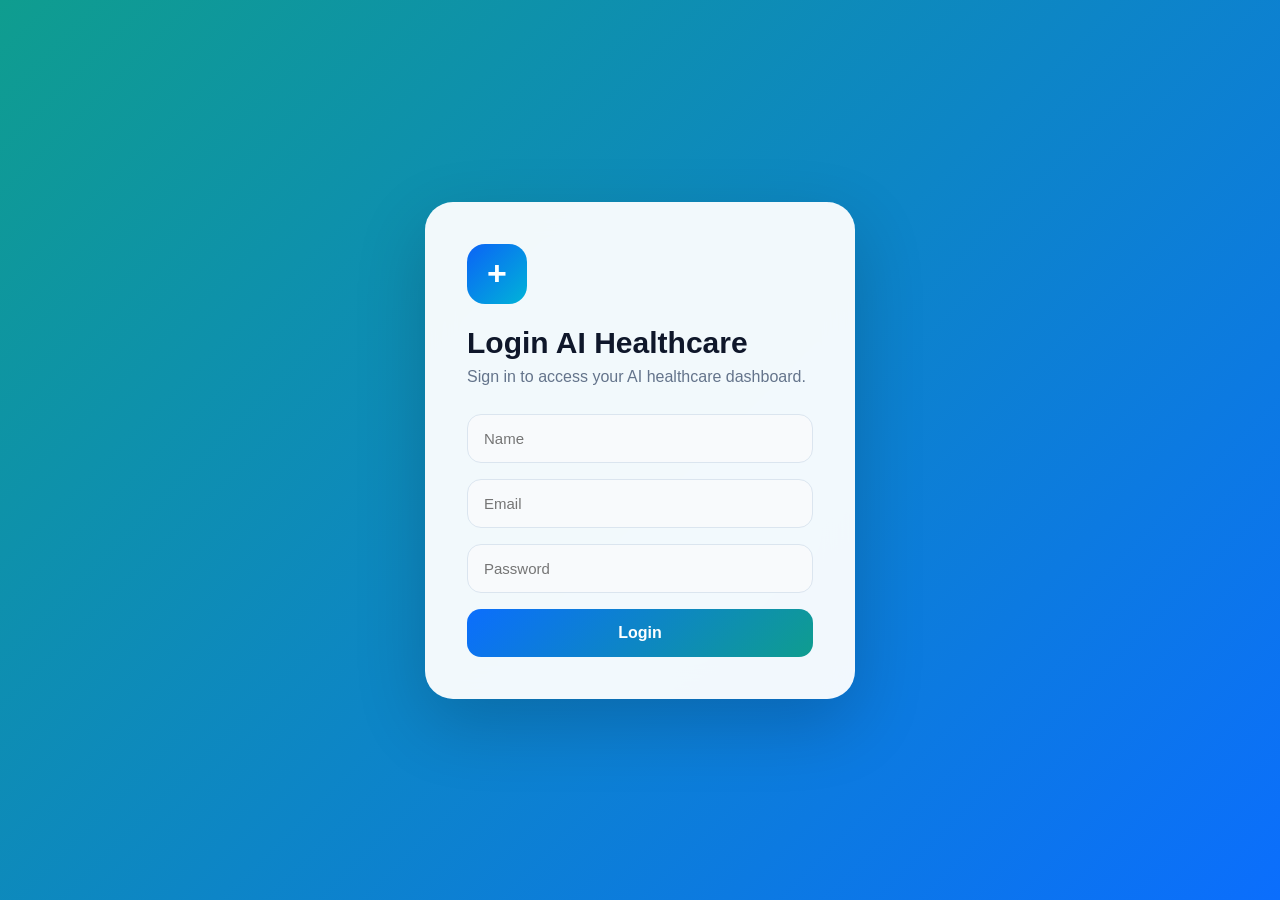
<file: frontend/index.html>
<!DOCTYPE html>
<html lang="en">
<head>
  <meta charset="UTF-8" />
  <meta name="viewport" content="width=device-width, initial-scale=1.0" />
  <title>AI Healthcare Assistant</title>
  <link rel="stylesheet" href="style.css" />
</head>

<body>

  <!-- LOGIN PAGE -->
  <section id="loginPage" class="login-page">
    <div class="login-card">
      <div class="login-logo">+</div>
      <h2>Login AI Healthcare</h2>
      <p>Sign in to access your AI healthcare dashboard.</p>

      <input id="loginName" type="text" placeholder="Name" />
      <input id="loginEmail" type="email" placeholder="Email" />
      <input id="loginPassword" type="password" placeholder="Password" />

      <button type="button" onclick="loginUser()">Login</button>
    </div>
  </section>

  <!-- WEBSITE CONTENT -->
  <div id="websiteContent" style="display: none;">

    <!-- NAVBAR -->
    <header class="navbar">
      <div class="logo">
        <div class="logo-icon">+</div>
        <span>AI Healthcare</span>
      </div>

      <nav>
        <a href="#home">Home</a>
        <a href="#problem">Problems</a>
        <a href="#functionalities">Functionalities</a>
        <a href="#features-demo">AI Features</a>
        <a href="#advanced-health">Health Tools</a>
        <a href="#chatbot">Chatbot</a>
        <a href="#technology">Technology</a>
        <button type="button" onclick="logoutUser()" class="logout-btn">Logout</button>
      </nav>
    </header>

    <!-- HERO -->
    <section class="hero" id="home">
      <div class="hero-content">
        <span class="badge">AI-Powered Medical Information System</span>

        <h1 id="welcomeText">
          Smart Healthcare Assistant for Safer Health Guidance
        </h1>

        <p>
          An AI-powered healthcare assistant that helps users understand symptoms,
          receive health tips, learn medication information, and get preventive care suggestions.
        </p>

        <div class="hero-buttons">
          <a href="#chatbot" class="btn primary">Try Chatbot</a>
          <a href="#features-demo" class="btn secondary">Try AI Features</a>
          <a href="#advanced-health" class="btn secondary">Health Tools</a>
        </div>
      </div>

      <div class="hero-panel">
        <div class="panel-header">
          <span></span>
          <span></span>
          <span></span>
        </div>

        <div class="doctor-card">
          <div class="avatar">🩺</div>
          <div>
            <h3>Healthcare AI Assistant</h3>
            <p>Online now</p>
          </div>
        </div>

        <div class="mini-card blue">
          <h4>Symptom Guidance</h4>
          <p>Describe your symptoms and receive educational health guidance.</p>
        </div>

        <div class="mini-card">
          <h4>Preventive Care</h4>
          <p>Get wellness tips and early health awareness suggestions.</p>
        </div>

        <div class="alert-box">
          ⚠️ For emergency symptoms, contact a medical professional immediately.
        </div>
      </div>
    </section>

    <!-- STATS -->
    <section class="stats-section">
      <div class="stat-card">
        <h2>11+</h2>
        <p>Healthcare Features</p>
      </div>

      <div class="stat-card">
        <h2>24/7</h2>
        <p>AI Support</p>
      </div>

      <div class="stat-card">
        <h2>100%</h2>
        <p>Educational Use</p>
      </div>

      <div class="stat-card">
        <h2>Fast</h2>
        <p>Health Guidance</p>
      </div>
    </section>

    <!-- PROBLEM STATEMENT -->
    <section class="section" id="problem">
      <div class="section-heading">
        <span class="badge">Problem Statement</span>
        <h2>Healthcare Challenges We Address</h2>
        <p>
          This application is designed to help users access safer, faster, and easier
          healthcare information through AI-powered tools.
        </p>
      </div>

      <div class="feature-grid">
        <div class="feature-card">
          <div class="icon">🩺</div>
          <h3>Symptom Understanding</h3>
          <p>Many people struggle to understand symptoms and care options.</p>
        </div>

        <div class="feature-card">
          <div class="icon">🤖</div>
          <h3>Safe AI Information</h3>
          <p>Users need safe AI-powered tools for basic healthcare education.</p>
        </div>

        <div class="feature-card">
          <div class="icon">🌐</div>
          <h3>Unverified Sources</h3>
          <p>Many users rely on unreliable online health information.</p>
        </div>

        <div class="feature-card">
          <div class="icon">⏱️</div>
          <h3>Delayed Guidance</h3>
          <p>Users often lack immediate guidance for minor symptoms.</p>
        </div>

        <div class="feature-card">
          <div class="icon">📚</div>
          <h3>Medical Terminology</h3>
          <p>Medical terms and reports can be difficult to understand.</p>
        </div>

        <div class="feature-card">
          <div class="icon">🏥</div>
          <h3>Healthcare Access</h3>
          <p>Some users have limited access to healthcare professionals.</p>
        </div>
      </div>
    </section>

    <!-- CORE FUNCTIONALITIES -->
    <section class="section" id="functionalities">
      <div class="section-heading">
        <span class="badge">Core Functionalities</span>
        <h2>What This Application Can Do</h2>
        <p>
          This system provides safe, simple, and educational healthcare support
          using AI-powered features.
        </p>
      </div>

      <div class="feature-grid">
        <div class="feature-card">
          <div class="icon">🩺</div>
          <h3>Symptom-based Guidance</h3>
          <p>Users can describe symptoms and receive AI-generated general health guidance.</p>
        </div>

        <div class="feature-card">
          <div class="icon">💡</div>
          <h3>AI-generated Health Tips</h3>
          <p>Provides wellness suggestions and healthy habit recommendations.</p>
        </div>

        <div class="feature-card">
          <div class="icon">💊</div>
          <h3>Medication Information</h3>
          <p>Explains general medication information and safety precautions.</p>
        </div>

        <div class="feature-card">
          <div class="icon">🛡️</div>
          <h3>Preventive Care Suggestions</h3>
          <p>Helps users understand preventive care and when to seek professional help.</p>
        </div>

        <div class="feature-card">
          <div class="icon">🤖</div>
          <h3>Educational Chatbot Support</h3>
          <p>Interactive chatbot support for healthcare-related questions.</p>
        </div>
      </div>
    </section>

    <!-- AI FEATURES -->
    <section class="section" id="features-demo">
      <div class="section-heading">
        <span class="badge">AI Functionalities</span>
        <h2>Try Healthcare Features</h2>
        <p>
          Use AI features for symptom guidance, health tips, medication information,
          and preventive care suggestions.
        </p>
      </div>

      <div class="feature-tools">
        <div class="tool-card">
          <h3>🩺 Symptom-based Guidance</h3>
          <input id="ageInput" type="number" placeholder="Age, example: 25" />
          <textarea id="symptomInput" placeholder="Example: fever, cough, headache"></textarea>
          <button type="button" onclick="getSymptomGuidance()">Check Symptoms</button>
          <div id="symptomResult" class="tool-result"></div>
        </div>

        <div class="tool-card">
          <h3>💡 AI-generated Health Tips</h3>
          <p>Get daily health tips from AI.</p>
          <button type="button" onclick="getHealthTips()">Generate Tips</button>
          <div id="tipsResult" class="tool-result"></div>
        </div>

        <div class="tool-card">
          <h3>💊 Medication Information</h3>
          <input id="medicineInput" type="text" placeholder="Example: Paracetamol" />
          <button type="button" onclick="getMedicationInfo()">Search Medication</button>
          <div id="medicineResult" class="tool-result"></div>
        </div>

        <div class="tool-card">
          <h3>🛡️ Preventive Care Suggestions</h3>
          <p>Get preventive healthcare suggestions.</p>
          <button type="button" onclick="getPreventiveCare()">View Suggestions</button>
          <div id="preventiveResult" class="tool-result"></div>
        </div>
      </div>
    </section>

    <!-- ADVANCED HEALTH TOOLS -->
    <section class="section" id="advanced-health">
      <div class="section-heading">
        <span class="badge">Advanced Healthcare Tools</span>
        <h2>Personal Health Assessment Tools</h2>
        <p>
          Explore additional healthcare tools such as symptom severity,
          BMI calculation, health risk assessment, medical term explanation,
          and user profile dashboard.
        </p>
      </div>

      <div class="feature-tools">

        <div class="tool-card">
          <h3>🚨 Symptom Severity Indicator</h3>

          <textarea id="severitySymptomInput" placeholder="Example: fever, chest pain, dizziness"></textarea>

          <div class="select-group">
            <select id="durationInput">
              <option value="">Symptom duration?</option>
              <option value="Less than 24 hours">Less than 24 hours</option>
              <option value="1-3 days">1-3 days</option>
              <option value="More than 3 days">More than 3 days</option>
            </select>

            <select id="severityLevelInput">
              <option value="">How severe are the symptoms?</option>
              <option value="Mild">Mild</option>
              <option value="Moderate">Moderate</option>
              <option value="Severe">Severe</option>
            </select>
          </div>

          <button type="button" onclick="getSymptomSeverity()">Check Severity</button>
          <div id="severityResult" class="tool-result"></div>
        </div>

        <div class="tool-card">
          <h3>⚖️ BMI Calculator</h3>
          <input id="heightInput" type="number" placeholder="Height in cm, example: 165" />
          <input id="weightInput" type="number" placeholder="Weight in kg, example: 55" />
          <button type="button" onclick="calculateBMI()">Calculate BMI</button>
          <div id="bmiResult" class="tool-result"></div>
        </div>

        <div class="tool-card">
          <h3>❤️ Health Risk Assessment</h3>
          <input id="riskAgeInput" type="number" placeholder="Age, example: 30" />

          <div class="select-group">
            <select id="smokingInput">
              <option value="">Smoking habit?</option>
              <option value="No">No</option>
              <option value="Yes">Yes</option>
            </select>

            <select id="exerciseInput">
              <option value="">Exercise frequency?</option>
              <option value="Rarely">Rarely</option>
              <option value="1-2 times per week">1-2 times per week</option>
              <option value="3-5 times per week">3-5 times per week</option>
            </select>
          </div>

          <textarea id="familyHistoryInput" placeholder="Family disease history, example: diabetes, hypertension"></textarea>

          <button type="button" onclick="getHealthRisk()">Analyze Risk</button>
          <div id="riskResult" class="tool-result"></div>
        </div>

        <div class="tool-card">
          <h3>📘 Medical Term Explainer</h3>
          <input id="medicalTermInput" type="text" placeholder="Example: Hypertension" />
          <button type="button" onclick="explainMedicalTerm()">Explain Term</button>
          <div id="medicalTermResult" class="tool-result"></div>
        </div>

        <div class="tool-card">
          <h3>💧 Water Intake Calculator</h3>
          <input id="waterWeightInput" type="number" placeholder="Weight in kg" />
          <button type="button" onclick="calculateWaterIntake()">Calculate Water Intake</button>
          <div id="waterResult" class="tool-result"></div>
        </div>

        <div class="tool-card">
          <h3>🔥 Daily Calorie Calculator</h3>
          <input id="calorieAge" type="number" placeholder="Age" />
          <input id="calorieWeight" type="number" placeholder="Weight in kg" />
          <input id="calorieHeight" type="number" placeholder="Height in cm" />

          <select id="calorieGender">
            <option value="">Gender</option>
            <option value="male">Male</option>
            <option value="female">Female</option>
          </select>

          <select id="calorieActivity">
            <option value="">Activity Level</option>
            <option value="1.2">Sedentary</option>
            <option value="1.375">Lightly Active</option>
            <option value="1.55">Moderately Active</option>
            <option value="1.725">Very Active</option>
          </select>

          <button onclick="calculateCalories()">Calculate Calories</button>
          <div id="calorieResult" class="tool-result"></div>
        </div>

        <div class="tool-card profile-dashboard">
          <h3>📊 Dashboard User Profile</h3>
          <p><strong>Name:</strong> <span id="profileName">User</span></p>
          <p><strong>Recent Feature:</strong> AI Healthcare Assistant</p>
          <p><strong>Status:</strong> Active User</p>
          <p><strong>Recommendation:</strong> Use symptom guidance and preventive care regularly.</p>
        </div>

      </div>
    </section>

    <!-- CHATBOT -->
    <section class="chat-section" id="chatbot">
      <div class="chat-info">
        <span class="badge">Live Demo</span>
        <h2>Healthcare Chatbot</h2>
        <p>
          Ask healthcare questions such as symptoms, medication information,
          preventive care, medical terms, or general health education.
        </p>

        <ul>
          <li>Backend API integration</li>
          <li>LLM-based response generation</li>
          <li>SQLite chat history storage</li>
          <li>Safe educational response design</li>
        </ul>
      </div>

      <div class="chat-container">
        <div class="chat-header">
          <div>
            <h3>AI Healthcare Assistant</h3>
            <p>Educational healthcare support</p>
          </div>
          <span class="status">Online</span>
        </div>

        <div id="chatBox" class="chat-box">
          <div class="message bot">
            Hello! I am your AI Healthcare Assistant. How can I help you today?
          </div>
        </div>

        <div class="input-area">
          <input type="text" id="userInput" placeholder="Example: I have fever and headache" />
          <button type="button" onclick="sendMessage(event)">Send</button>
        </div>

        <p class="warning">
          This chatbot is for educational purposes only and does not replace professional medical advice.
        </p>
      </div>
    </section>

    <!-- TECHNOLOGY -->
    <section class="section" id="technology">
      <div class="section-heading">
        <span class="badge">System Architecture</span>
        <h2>Technology Used</h2>
      </div>

      <div class="tech-grid">
        <div class="tech-card">
          <h3>Frontend</h3>
          <p>HTML, CSS, and JavaScript for the user interface.</p>
        </div>

        <div class="tech-card">
          <h3>Backend</h3>
          <p>Python FastAPI for API processing.</p>
        </div>

        <div class="tech-card">
          <h3>LLM</h3>
          <p>Gemini API for AI-generated responses.</p>
        </div>

        <div class="tech-card">
          <h3>Database</h3>
          <p>SQLite database to save chatbot history.</p>
        </div>

        <div class="tech-card">
          <h3>API</h3>
          <p>REST API endpoints such as /api/chat and /api/history.</p>
        </div>
      </div>
    </section>

    <!-- FOOTER -->
    <footer class="footer">
      <h3>AI Healthcare Assistant</h3>
      <p>
        AI-powered healthcare education platform designed to provide symptom guidance,
        health information, and preventive care support.
      </p>
      <p>© 2026 AI Healthcare Assistant | Educational Use Only</p>
    </footer>

  </div>

  <script src="script.js"></script>
</body>
</html>
</file>
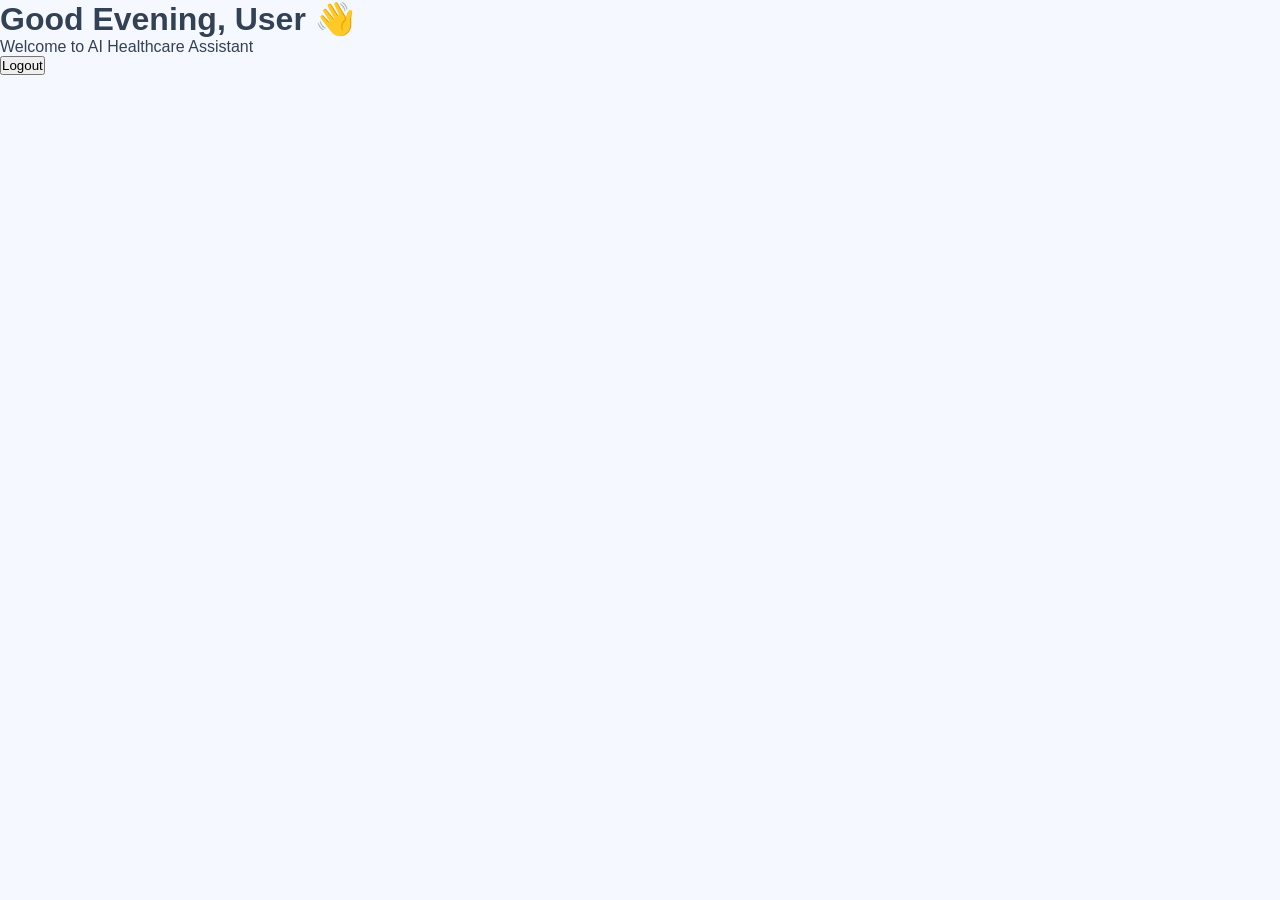
<file: frontend/dashboard.html>
<!DOCTYPE html>
<html lang="en">
<head>
  <meta charset="UTF-8">
  <title>Dashboard - AI Healthcare</title>
  <link rel="stylesheet" href="style.css">
</head>
<body>

  <div class="dashboard">
    <h1 id="greetingText">Good Morning</h1>
    <p>Welcome to AI Healthcare Assistant</p>

    <a href="index.html">
      <button onclick="logout()">Logout</button>
    </a>
  </div>

  <script src="dashboard.js"></script>
</body>
</html>
</file>
<file: frontend/style.css>
* {
  margin: 0;
  padding: 0;
  box-sizing: border-box;
  font-family: 'Segoe UI', Arial, sans-serif;
}

:root {
  --primary: #0b63f6;
  --secondary: #00b4d8;
  --dark: #082032;
  --text: #334155;
  --muted: #64748b;
  --bg: #f5f9ff;
  --white: #ffffff;
  --border: #dbe7f3;
}

.login-page {
  min-height: 100vh;
  background: linear-gradient(135deg, #0f9d8f, #0b6efd);
  display: flex;
  justify-content: center;
  align-items: center;
  padding: 30px;
}

.login-card {
  width: 100%;
  max-width: 430px;
  background: rgba(255, 255, 255, 0.95);
  padding: 42px;
  border-radius: 28px;
  box-shadow: 0 25px 70px rgba(0, 0, 0, 0.18);
  -webkit-backdrop-filter: blur(14px);
  backdrop-filter: blur(14px);
}

.login-card h2 {
  font-size: 30px;
  color: #0f172a;
  margin-bottom: 8px;
}

.login-card p {
  color: #64748b;
  margin-bottom: 28px;
}

.login-card input {
  width: 100%;
  padding: 15px 16px;
  margin-bottom: 16px;
  border: 1px solid #dbe5ef;
  border-radius: 14px;
  font-size: 15px;
  outline: none;
  background: #f8fafc;
}

.login-card input:focus {
  border-color: #0b6efd;
  box-shadow: 0 0 0 4px rgba(11, 110, 253, 0.12);
  background: white;
}

.login-card button {
  width: 100%;
  padding: 15px;
  border: none;
  border-radius: 14px;
  background: linear-gradient(135deg, #0b6efd, #0f9d8f);
  color: white;
  font-size: 16px;
  font-weight: 700;
  cursor: pointer;
}

.login-card button:hover {
  opacity: 0.9;
}

body {
  background: var(--bg);
  color: var(--text);
}

.navbar {
  width: 100%;
  padding: 20px 8%;
  background: rgba(255, 255, 255, 0.95);
  display: flex;
  align-items: center;
  justify-content: space-between;
  box-shadow: 0 8px 25px rgba(15, 23, 42, 0.08);
  position: sticky;
  top: 0;
  z-index: 99;
}

.logo {
  display: flex;
  align-items: center;
  gap: 12px;
  font-weight: 800;
  color: var(--dark);
  font-size: 20px;
}

.logo-icon {
  width: 38px;
  height: 38px;
  border-radius: 12px;
  background: linear-gradient(135deg, var(--primary), var(--secondary));
  color: white;
  display: grid;
  place-items: center;
  font-size: 24px;
}

nav a {
  text-decoration: none;
  color: var(--text);
  margin-left: 28px;
  font-weight: 600;
}

nav a:hover {
  color: var(--primary);
}

.hero {
  min-height: 88vh;
  padding: 80px 8%;
  display: grid;
  grid-template-columns: 1.1fr 0.9fr;
  gap: 50px;
  align-items: center;
  background:
    radial-gradient(circle at top right, rgba(0, 180, 216, 0.18), transparent 35%),
    linear-gradient(135deg, #f8fbff 0%, #eef7ff 100%);
}

.badge {
  display: inline-block;
  padding: 9px 15px;
  border-radius: 999px;
  background: #e7f1ff;
  color: var(--primary);
  font-size: 14px;
  font-weight: 700;
  margin-bottom: 18px;
}

.hero h1 {
  font-size: 56px;
  line-height: 1.1;
  color: var(--dark);
  margin-bottom: 22px;
}

.hero p {
  font-size: 18px;
  line-height: 1.8;
  color: var(--muted);
  max-width: 650px;
}

.hero-buttons {
  display: flex;
  gap: 16px;
  margin-top: 32px;
}

.btn {
  text-decoration: none;
  padding: 15px 26px;
  border-radius: 14px;
  font-weight: 700;
  transition: 0.3s;
}

.primary {
  background: var(--primary);
  color: white;
  box-shadow: 0 12px 25px rgba(11, 99, 246, 0.28);
}

.secondary {
  background: white;
  color: var(--primary);
  border: 1px solid var(--border);
}

.btn:hover {
  transform: translateY(-3px);
}

.stats {
  margin-top: 42px;
  display: flex;
  gap: 28px;
}

.stats div {
  background: white;
  padding: 18px 22px;
  border-radius: 18px;
  box-shadow: 0 10px 28px rgba(15, 23, 42, 0.08);
}

.stats strong {
  display: block;
  color: var(--primary);
  font-size: 24px;
}

.stats span {
  font-size: 13px;
  color: var(--muted);
}

.hero-panel {
  background: white;
  padding: 28px;
  border-radius: 30px;
  box-shadow: 0 25px 60px rgba(15, 23, 42, 0.14);
  border: 1px solid #edf4fb;
}

.panel-header {
  display: flex;
  gap: 8px;
  margin-bottom: 25px;
}

.panel-header span {
  width: 12px;
  height: 12px;
  border-radius: 50%;
  background: #cbd5e1;
}

.doctor-card {
  display: flex;
  align-items: center;
  gap: 16px;
  background: #f8fbff;
  padding: 20px;
  border-radius: 22px;
  margin-bottom: 18px;
}

.avatar {
  width: 58px;
  height: 58px;
  border-radius: 18px;
  background: linear-gradient(135deg, var(--primary), var(--secondary));
  display: grid;
  place-items: center;
  font-size: 28px;
}

.doctor-card h3 {
  color: var(--dark);
}

.doctor-card p {
  color: #16a34a;
  font-weight: 600;
}

.mini-card {
  padding: 20px;
  border-radius: 20px;
  background: #f8fbff;
  margin-bottom: 16px;
  border: 1px solid #edf4fb;
}

.mini-card.blue {
  background: linear-gradient(135deg, var(--primary), var(--secondary));
  color: white;
}

.mini-card p {
  margin-top: 8px;
  line-height: 1.6;
  color: inherit;
  opacity: 0.9;
}

.alert-box {
  padding: 16px;
  background: #fff7ed;
  color: #9a3412;
  border-radius: 16px;
  line-height: 1.5;
}

.section {
  padding: 80px 8%;
}

.section-heading {
  text-align: center;
  max-width: 720px;
  margin: 0 auto 45px;
}

.section-heading h2,
.chat-info h2 {
  font-size: 38px;
  color: var(--dark);
  margin-bottom: 15px;
}

.section-heading p,
.chat-info p {
  color: var(--muted);
  line-height: 1.8;
}

.feature-grid {
  display: grid;
  grid-template-columns: repeat(auto-fit, minmax(240px, 1fr));
  gap: 24px;
}

.feature-card,
.tech-card {
  background: white;
  padding: 28px;
  border-radius: 24px;
  box-shadow: 0 14px 35px rgba(15, 23, 42, 0.08);
  border: 1px solid #edf4fb;
  transition: 0.3s;
}

.feature-card:hover,
.tech-card:hover {
  transform: translateY(-6px);
}

.icon {
  width: 54px;
  height: 54px;
  border-radius: 18px;
  background: #e7f1ff;
  display: grid;
  place-items: center;
  font-size: 26px;
  margin-bottom: 18px;
}

.feature-card h3,
.tech-card h3 {
  color: var(--dark);
  margin-bottom: 12px;
}

.feature-card p,
.tech-card p {
  color: var(--muted);
  line-height: 1.7;
}

.chat-section {
  padding: 80px 8%;
  display: grid;
  grid-template-columns: 0.85fr 1.15fr;
  gap: 45px;
  align-items: center;
  background: white;
}

.chat-info ul {
  margin-top: 24px;
  list-style: none;
}

.chat-info li {
  margin-bottom: 14px;
  color: var(--text);
  font-weight: 600;
}

.chat-info li::before {
  content: '✓';
  color: #16a34a;
  margin-right: 10px;
  font-weight: 800;
}

.chat-container {
  background: #f8fbff;
  border-radius: 28px;
  padding: 24px;
  box-shadow: 0 20px 45px rgba(15, 23, 42, 0.12);
  border: 1px solid var(--border);
}

.chat-header {
  display: flex;
  justify-content: space-between;
  align-items: center;
  background: white;
  padding: 18px;
  border-radius: 20px;
  margin-bottom: 16px;
}

.chat-header h3 {
  color: var(--dark);
}

.chat-header p {
  color: var(--muted);
  font-size: 14px;
}

.status {
  padding: 7px 12px;
  background: #dcfce7;
  color: #15803d;
  border-radius: 999px;
  font-weight: 700;
  font-size: 13px;
}

.chat-box {
  height: 370px;
  overflow-y: auto;
  background: white;
  padding: 18px;
  border-radius: 20px;
  border: 1px solid var(--border);
}

.message {
  padding: 14px 17px;
  border-radius: 18px;
  margin-bottom: 14px;
  line-height: 1.6;
  max-width: 82%;
}

.bot {
  background: #eef6ff;
  color: var(--text);
}

.user {
  background: var(--primary);
  color: white;
  margin-left: auto;
}

.input-area {
  display: flex;
  gap: 12px;
  margin-top: 16px;
}

.input-area input {
  flex: 1;
  padding: 15px;
  border-radius: 15px;
  border: 1px solid var(--border);
  outline: none;
  font-size: 15px;
}

.input-area input:focus {
  border-color: var(--primary);
}

.input-area button {
  padding: 15px 24px;
  border: none;
  border-radius: 15px;
  background: var(--primary);
  color: white;
  font-weight: 800;
  cursor: pointer;
}

.warning {
  margin-top: 16px;
  padding: 14px;
  background: #fff7ed;
  color: #9a3412;
  border-radius: 15px;
  line-height: 1.5;
  font-size: 14px;
}

.tech-grid {
  display: grid;
  grid-template-columns: repeat(auto-fit, minmax(220px, 1fr));
  gap: 22px;
}

footer {
  text-align: center;
  padding: 28px;
  background: var(--dark);
  color: white;
}

@media (max-width: 900px) {
  .navbar {
    flex-direction: column;
    gap: 18px;
  }

  nav a {
    margin: 0 8px;
    font-size: 14px;
  }

  .hero,
  .chat-section {
    grid-template-columns: 1fr;
  }

  .hero h1 {
    font-size: 38px;
  }

  .stats {
    flex-direction: column;
  }

  .hero-buttons {
    flex-direction: column;
  }
}

.medication-card {
  max-width: 700px;
  margin: 0 auto;
  background: white;
  padding: 30px;
  border-radius: 24px;
  box-shadow: 0 18px 45px rgba(15, 23, 42, 0.08);
}

.medication-card input {
  width: 100%;
  padding: 16px;
  border: 1px solid #dbe5ef;
  border-radius: 14px;
  margin-bottom: 14px;
  font-size: 15px;
}

.medication-card button {
  width: 100%;
  padding: 15px;
  border: none;
  border-radius: 14px;
  background: #0b6efd;
  color: white;
  font-weight: bold;
  cursor: pointer;
}

.medicine-result {
  margin-top: 20px;
  background: #f1f7ff;
  padding: 20px;
  border-radius: 16px;
  color: #1e293b;
  line-height: 1.7;
}

.medicine-result pre {
  white-space: pre-wrap;
  font-family: inherit;
}

.feature-tools {
  display: grid;
  grid-template-columns: repeat(2, 1fr);
  gap: 24px;
  margin-top: 40px;
}

.tool-card {
  background: #ffffff;
  padding: 28px;
  border-radius: 24px;
  box-shadow: 0 18px 45px rgba(15, 23, 42, 0.08);
  border: 1px solid #e5edf5;
}

.tool-card h3 {
  margin-bottom: 16px;
  color: #0f172a;
}

.tool-card input,
.tool-card textarea {
  width: 100%;
  padding: 15px;
  border: 1px solid #dbe5ef;
  border-radius: 14px;
  margin-bottom: 14px;
  font-size: 15px;
}

.tool-card textarea {
  min-height: 110px;
  resize: vertical;
}

.tool-card button {
  width: 100%;
  padding: 14px;
  border: none;
  border-radius: 14px;
  background: #0b6efd;
  color: white;
  font-weight: 700;
  cursor: pointer;
}

.tool-result {
  margin-top: 18px;
  background: #f1f7ff;
  padding: 18px;
  border-radius: 16px;
  color: #1e293b;
  line-height: 1.7;
}

.tool-result pre {
  white-space: pre-wrap;
  font-family: inherit;
}

@media (max-width: 900px) {
  .feature-tools {
    grid-template-columns: 1fr;
  }
}

/* PROFESSIONAL POLISH */

body {
  scroll-behavior: smooth;
}

.login-card {
  animation: fadeIn 0.7s ease;
}

.login-logo {
  width: 60px;
  height: 60px;
  border-radius: 18px;
  background: linear-gradient(135deg, var(--primary), var(--secondary));
  color: white;
  display: grid;
  place-items: center;
  font-size: 34px;
  font-weight: 900;
  margin-bottom: 22px;
}

.navbar {
  backdrop-filter: blur(16px);
  -webkit-backdrop-filter: blur(16px);
}

.hero-content {
  animation: slideUp 0.8s ease;
}

.hero::after {
  content: "";
  position: absolute;
  inset: auto 8% 40px auto;
  width: 260px;
  height: 260px;
  background: rgba(11, 99, 246, 0.08);
  border-radius: 50%;
  filter: blur(50px);
  z-index: 0;
}

.hero {
  position: relative;
  overflow: hidden;
}

.hero-content {
  position: relative;
  z-index: 1;
}

.feature-card,
.tool-card,
.tech-card,
.chat-container {
  transition: 0.3s ease;
}

.feature-card:hover,
.tool-card:hover,
.tech-card:hover {
  transform: translateY(-8px);
  box-shadow: 0 22px 55px rgba(15, 23, 42, 0.12);
}

.tool-card button:hover,
.input-area button:hover,
.login-card button:hover {
  transform: translateY(-2px);
  box-shadow: 0 12px 25px rgba(11, 99, 246, 0.25);
}

.tool-result:empty {
  display: none;
}

.tool-result {
  max-height: 260px;
  overflow-y: auto;
}

#welcomeText {
  letter-spacing: -1px;
}

@keyframes fadeIn {
  from {
    opacity: 0;
    transform: scale(0.96);
  }
  to {
    opacity: 1;
    transform: scale(1);
  }
}

@keyframes slideUp {
  from {
    opacity: 0;
    transform: translateY(24px);
  }
  to {
    opacity: 1;
    transform: translateY(0);
  }
}

.logout-btn {
  margin-left: 20px;
  padding: 10px 18px;
  border: none;
  border-radius: 12px;
  background: #ef4444;
  color: white;
  font-weight: 700;
  cursor: pointer;
}

.logout-btn:hover {
  background: #dc2626;
}

.select-group{
    display:grid;
    grid-template-columns:1fr 1fr;
    gap:10px;
}

.tool-result{
    margin-top:15px;
    padding:15px;
    background:#f8fafc;
    border-left:4px solid #2563eb;
    border-radius:10px;
    min-height:80px;
    white-space:pre-wrap;
}

.risk-high{
    background:#fee2e2;
    color:#dc2626;
    padding:8px 12px;
    border-radius:8px;
    font-weight:600;
}
</file>
